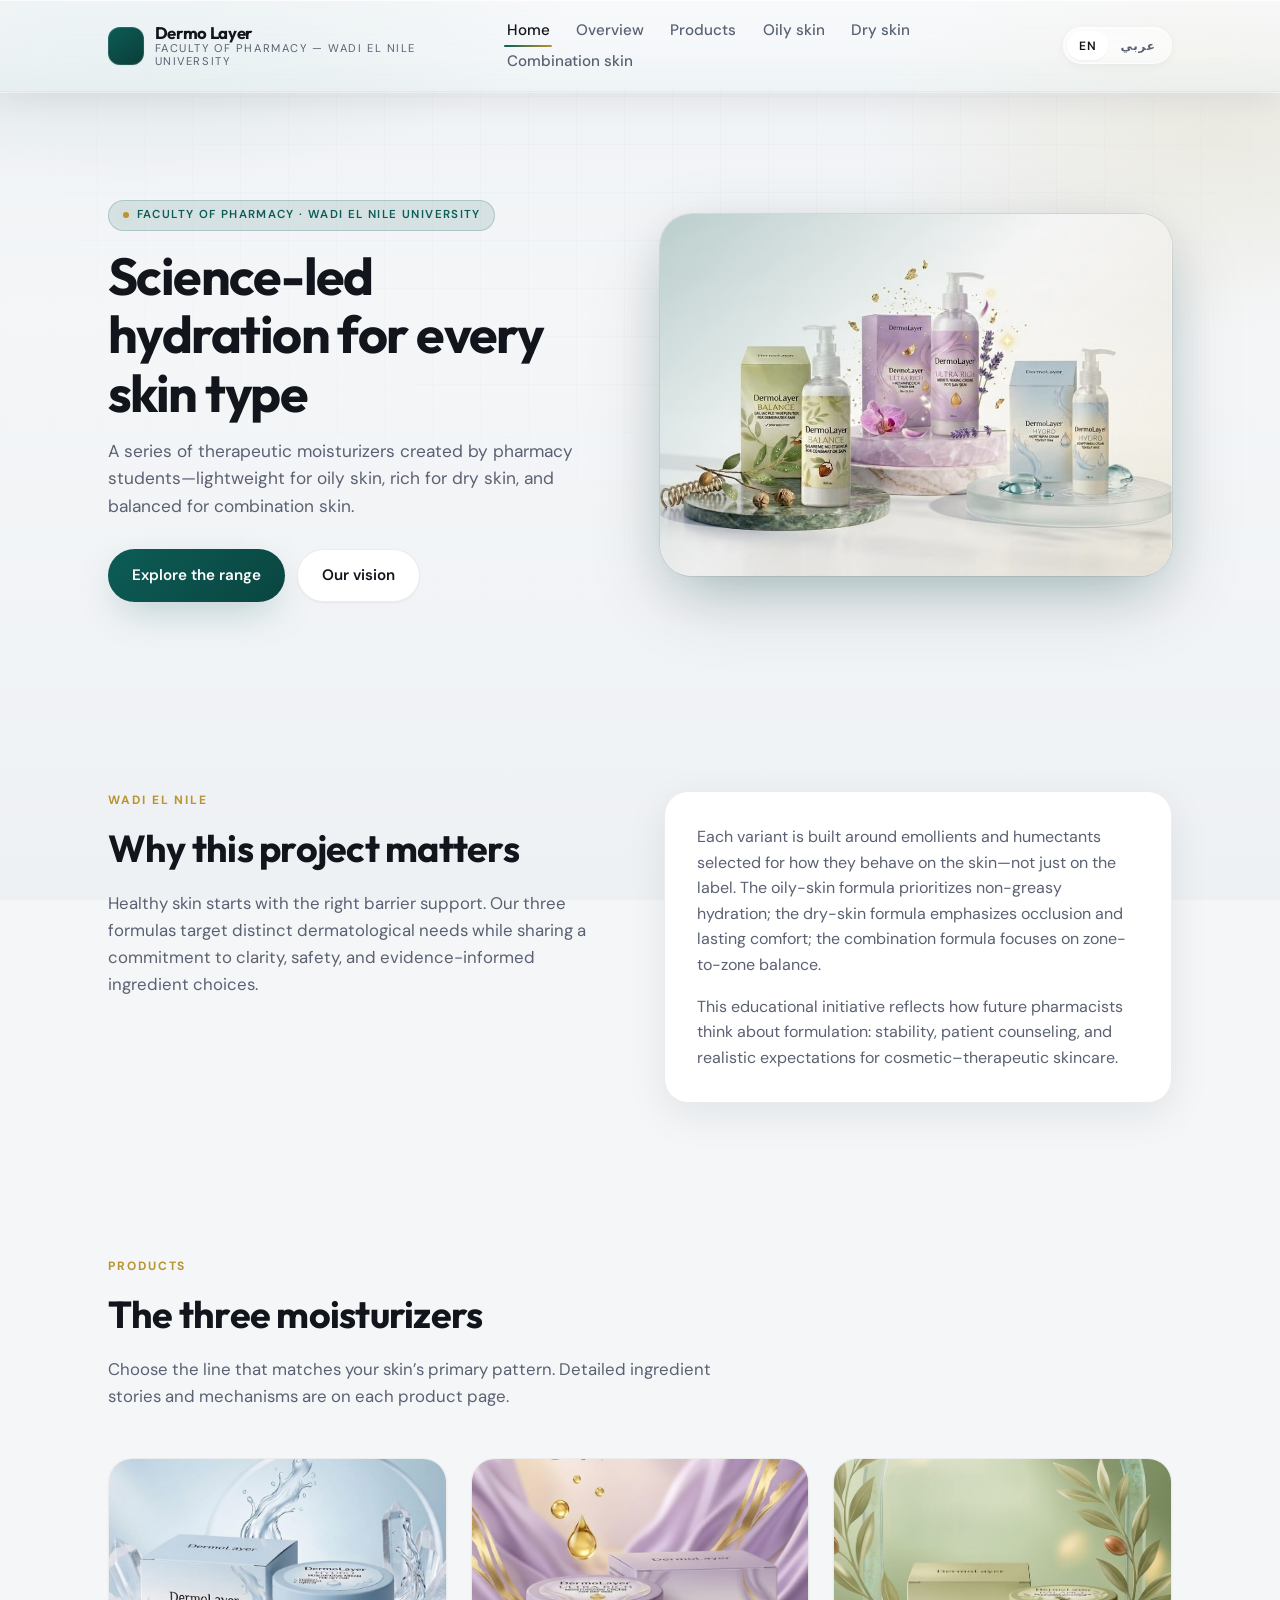
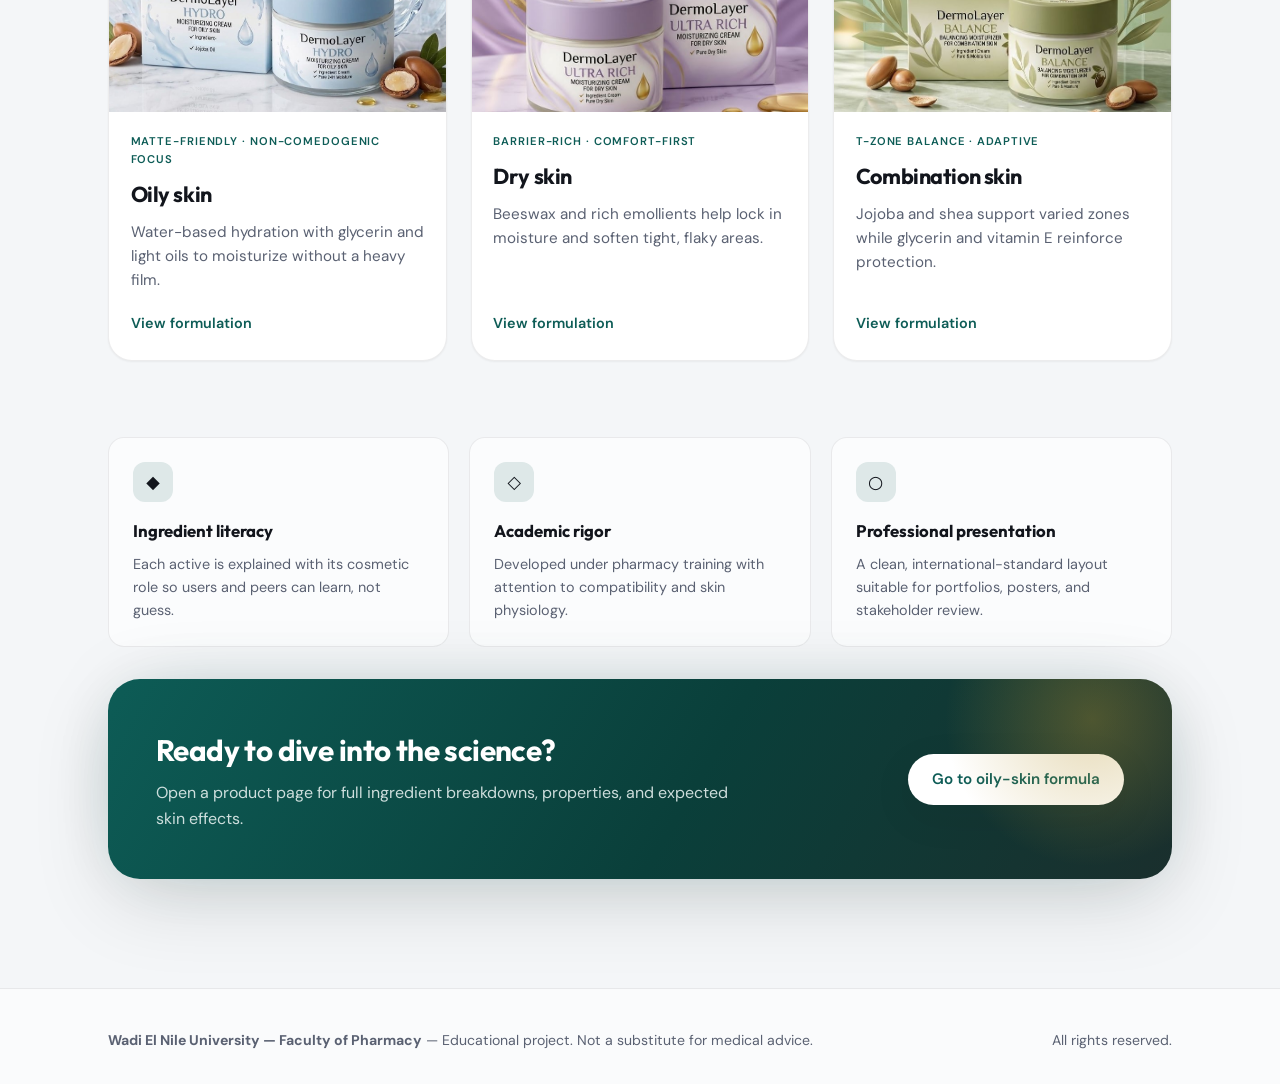
<file: index.html>
<!DOCTYPE html>
<html lang="en">
  <head>
    <meta charset="UTF-8" />
    <meta
      name="viewport"
      content="width=device-width, initial-scale=1, viewport-fit=cover"
    />
    <meta
      name="description"
      content="Therapeutic moisturizers developed by pharmacy students at Wadi El Nile University."
    />
    <title>Wadi El Nile Derma</title>
    <link rel="preconnect" href="https://fonts.googleapis.com" />
    <link rel="preconnect" href="https://fonts.gstatic.com" crossorigin />
    <link
      href="https://fonts.googleapis.com/css2?family=DM+Sans:ital,opsz,wght@0,9..40,400;0,9..40,500;0,9..40,600;0,9..40,700&family=Outfit:wght@400;500;600;700&display=swap"
      rel="stylesheet"
    />
    <link rel="stylesheet" href="style.css" />
  </head>
  <body>
    <div class="page-bg" aria-hidden="true"></div>

    <header class="site-header">
      <div class="wrap">
        <a class="brand" href="index.html">
          <span class="brand-mark" aria-hidden="true"></span>
          <span class="brand-text">
            <span class="brand-name">Dermo Layer</span>
            <span class="brand-sub" data-i18n="meta.brandSub">Faculty of Pharmacy — Wadi El Nile University</span>
          </span>
        </a>

        <nav id="site-nav" class="site-nav" aria-label="Primary">
          <ul>
            <li><a href="index.html" aria-current="page" data-i18n="nav.home">Home</a></li>
            <li><a href="index.html#overview" data-i18n="nav.overview">Overview</a></li>
            <li><a href="index.html#products" data-i18n="nav.products">Products</a></li>
            <li><a href="oily.html" data-i18n="nav.oily">Oily skin</a></li>
            <li><a href="dry.html" data-i18n="nav.dry">Dry skin</a></li>
            <li><a href="combination.html" data-i18n="nav.combination">Combination skin</a></li>
          </ul>
        </nav>

        <div class="lang-switch" role="group" aria-label="Language">
          <button type="button" data-set-lang="en" aria-pressed="true">EN</button>
          <button type="button" data-set-lang="ar" aria-pressed="false">عربي</button>
        </div>

        <button
          type="button"
          class="nav-toggle"
          aria-expanded="false"
          aria-controls="site-nav"
          data-i18n-aria-label="nav.menuOpen"
        >
          <span class="nav-toggle-bar" aria-hidden="true"></span>
        </button>
      </div>
    </header>

    <main>
      <section class="hero">
        <div class="wrap hero-grid">
          <div class="hero-copy reveal">
            <p class="hero-badge" data-i18n="home.heroBadge">Faculty of Pharmacy · Wadi El Nile University</p>
            <h1 data-i18n="home.heroTitle">Science-led hydration for every skin type</h1>
            <p class="hero-lead" data-i18n="home.heroSubtitle">
              A line of therapeutic moisturizers formulated by pharmacy students.
            </p>
            <div class="hero-actions">
              <a class="btn btn-primary" href="#products" data-i18n="home.heroCta">Explore the range</a>
              <a class="btn btn-ghost" href="#overview" data-i18n="home.heroCtaSecondary">Our story</a>
            </div>
          </div>
          <div class="hero-visual reveal reveal-delay-1">
            <img src="images\hero.jpeg" alt="" data-i18n-alt="meta.siteDescription" width="800" height="600" />
          </div>
        </div>
      </section>

      <section id="overview" class="section">
        <div class="wrap split-panel">
          <div class="section-head reveal">
            <p class="section-kicker">Wadi El Nile</p>
            <h2 data-i18n="home.overviewTitle">Why this project matters</h2>
            <p class="section-lead" data-i18n="home.overviewLead"></p>
          </div>
          <div class="prose surface-card reveal reveal-delay-1">
            <p data-i18n="home.overviewP1"></p>
            <p data-i18n="home.overviewP2"></p>
          </div>
        </div>
      </section>

      <section id="products" class="section">
        <div class="wrap">
          <div class="section-head reveal">
            <p class="section-kicker" data-i18n="nav.products">Products</p>
            <h2 data-i18n="home.productsSectionTitle">The three moisturizers</h2>
            <p class="section-lead" data-i18n="home.productsSectionLead"></p>
          </div>

          <div class="product-grid">
            <a class="product-card reveal" href="oily.html">
              <div class="product-card-media">
                <img src="images\oily1.jpeg" alt="" width="640" height="480" data-i18n-alt="nav.oily" />
              </div>
              <div class="product-card-body">
                <span class="product-card-tag" data-i18n="home.cardOilyTag"></span>
                <h3 data-i18n="home.cardOilyTitle">Oily skin</h3>
                <p data-i18n="home.cardOilyDesc"></p>
                <span class="product-card-cta" data-i18n="home.cardCta"
                  >View formulation <span aria-hidden="true">→</span></span
                >
              </div>
            </a>

            <a class="product-card reveal reveal-delay-1" href="dry.html">
              <div class="product-card-media">
                <img src="images\dry1.jpeg" alt="" width="640" height="480" data-i18n-alt="nav.dry" />
              </div>
              <div class="product-card-body">
                <span class="product-card-tag" data-i18n="home.cardDryTag"></span>
                <h3 data-i18n="home.cardDryTitle">Dry skin</h3>
                <p data-i18n="home.cardDryDesc"></p>
                <span class="product-card-cta" data-i18n="home.cardCta"
                  >View formulation <span aria-hidden="true">→</span></span
                >
              </div>
            </a>

            <a class="product-card reveal reveal-delay-2" href="combination.html">
              <div class="product-card-media">
                <img
                  src="images\combination1.jpeg"
                  alt=""
                  width="640"
                  height="480"
                  data-i18n-alt="nav.combination"
                />
              </div>
              <div class="product-card-body">
                <span class="product-card-tag" data-i18n="home.cardComboTag"></span>
                <h3 data-i18n="home.cardComboTitle">Combination skin</h3>
                <p data-i18n="home.cardComboDesc"></p>
                <span class="product-card-cta" data-i18n="home.cardCta"
                  >View formulation <span aria-hidden="true">→</span></span
                >
              </div>
            </a>
          </div>

          <div class="trust-grid section" style="padding-bottom: 0">
            <div class="trust-item reveal">
              <div class="trust-icon" aria-hidden="true">◆</div>
              <h3 data-i18n="home.trust1Title"></h3>
              <p data-i18n="home.trust1Text"></p>
            </div>
            <div class="trust-item reveal reveal-delay-1">
              <div class="trust-icon" aria-hidden="true">◇</div>
              <h3 data-i18n="home.trust2Title"></h3>
              <p data-i18n="home.trust2Text"></p>
            </div>
            <div class="trust-item reveal reveal-delay-2">
              <div class="trust-icon" aria-hidden="true">○</div>
              <h3 data-i18n="home.trust3Title"></h3>
              <p data-i18n="home.trust3Text"></p>
            </div>
          </div>

          <div class="cta-band reveal">
            <div>
              <h2 data-i18n="home.ctaBandTitle"></h2>
              <p data-i18n="home.ctaBandText"></p>
            </div>
            <a class="btn btn-primary" href="oily.html" data-i18n="home.ctaBandBtn"></a>
          </div>
        </div>
      </section>
    </main>

    <footer class="site-footer">
      <div class="wrap">
        <p><strong data-i18n="footer.tagline"></strong> — <span data-i18n="footer.note"></span></p>
        <p data-i18n="footer.rights"></p>
      </div>
    </footer>

    <script src="js/i18n.js"></script>
    <script src="js/main.js"></script>
  </body>
</html>
</file>
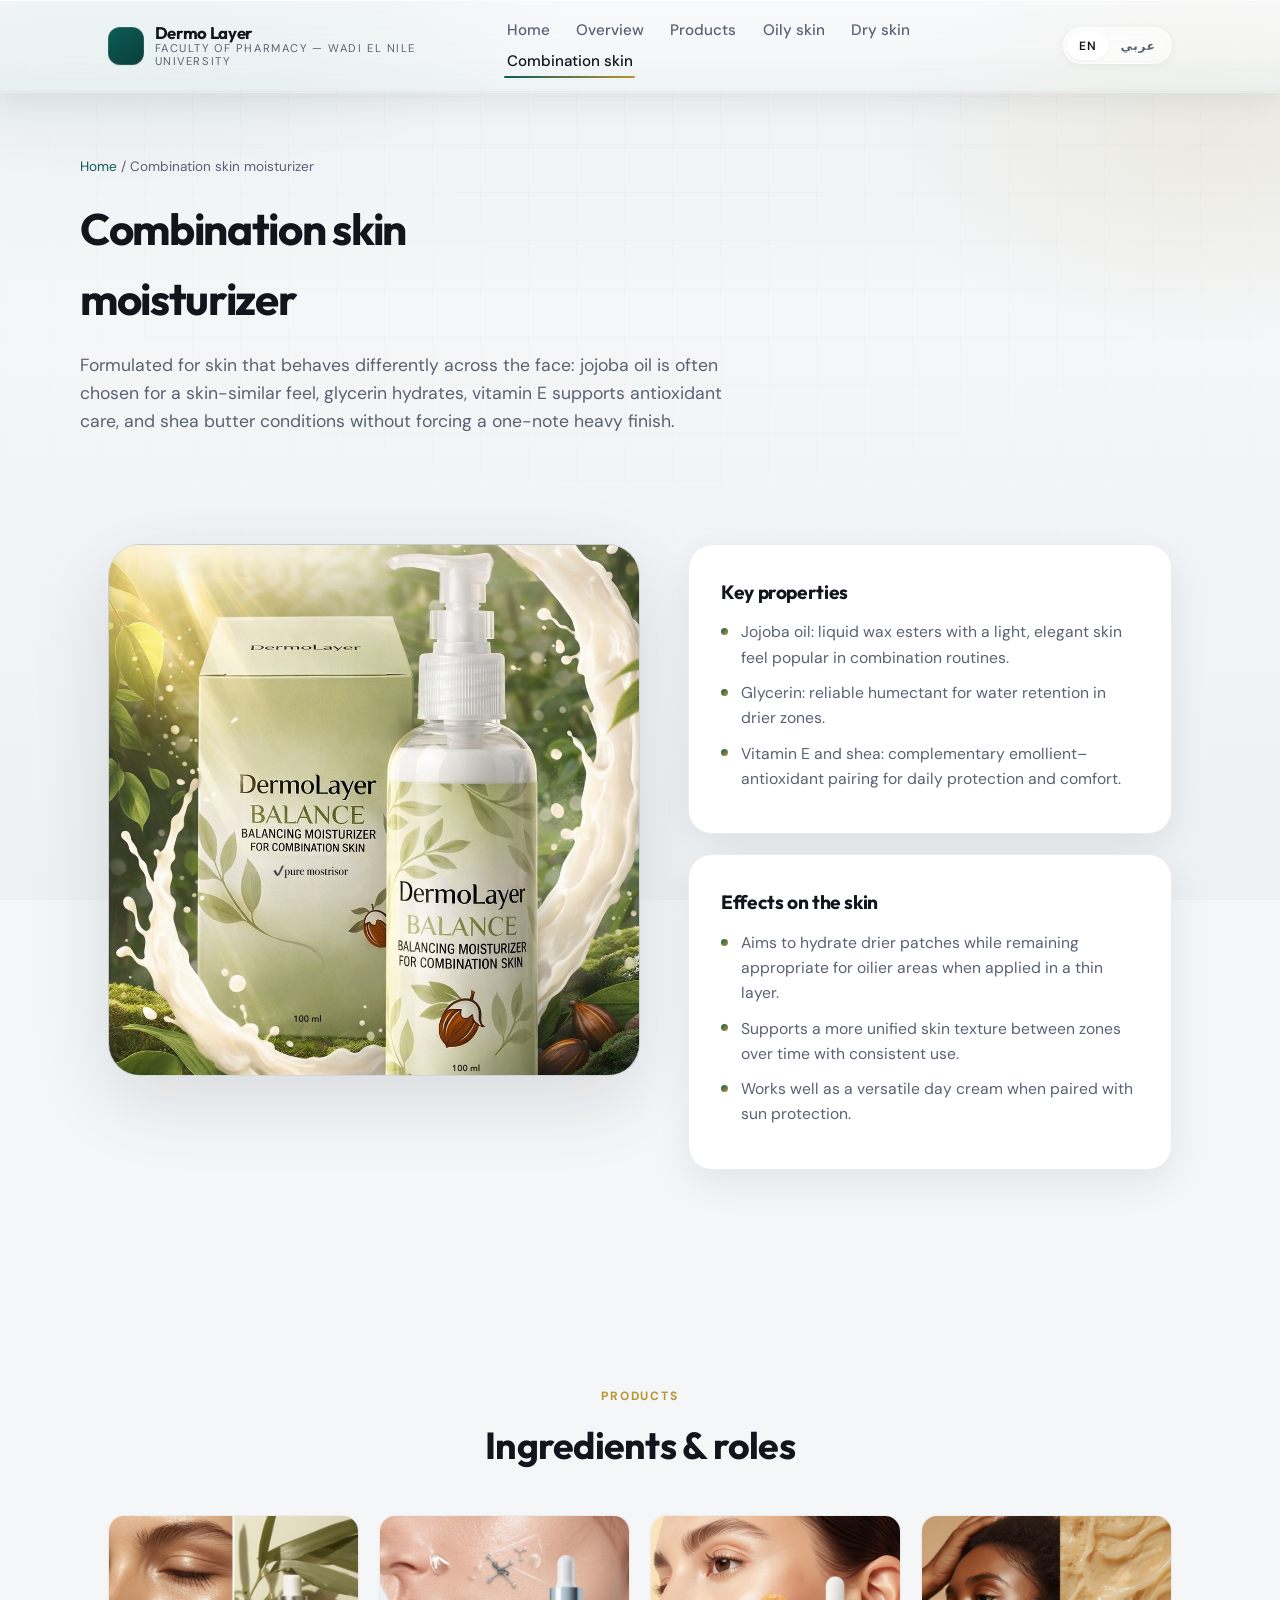
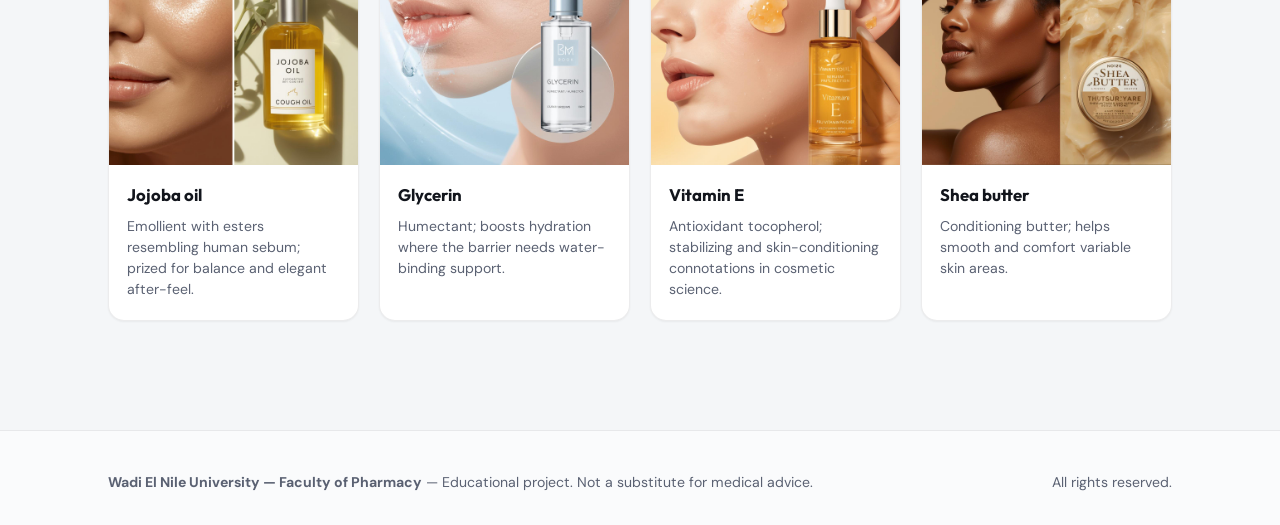
<file: combination.html>
<!DOCTYPE html>
<html lang="en">
  <head>
    <meta charset="UTF-8" />
    <meta
      name="viewport"
      content="width=device-width, initial-scale=1, viewport-fit=cover"
    />
    <meta name="description" content="" />
    <title>Combination skin moisturizer</title>
    <link rel="preconnect" href="https://fonts.googleapis.com" />
    <link rel="preconnect" href="https://fonts.gstatic.com" crossorigin />
    <link
      href="https://fonts.googleapis.com/css2?family=DM+Sans:ital,opsz,wght@0,9..40,400;0,9..40,500;0,9..40,600;0,9..40,700&family=Outfit:wght@400;500;600;700&display=swap"
      rel="stylesheet"
    />
    <link rel="stylesheet" href="style.css" />
  </head>
  <body data-title-key="products.combination.pageTitle">
    <div class="page-bg" aria-hidden="true"></div>

    <header class="site-header">
      <div class="wrap">
        <a class="brand" href="index.html">
          <span class="brand-mark" aria-hidden="true"></span>
          <span class="brand-text">
            <span class="brand-name">Dermo Layer</span>
            <span class="brand-sub" data-i18n="meta.brandSub">Faculty of Pharmacy — Wadi El Nile University</span>
          </span>
        </a>

        <nav id="site-nav" class="site-nav" aria-label="Primary">
          <ul>
            <li><a href="index.html" data-i18n="nav.home">Home</a></li>
            <li><a href="index.html#overview" data-i18n="nav.overview">Overview</a></li>
            <li><a href="index.html#products" data-i18n="nav.products">Products</a></li>
            <li><a href="oily.html" data-i18n="nav.oily">Oily skin</a></li>
            <li><a href="dry.html" data-i18n="nav.dry">Dry skin</a></li>
            <li><a href="combination.html" aria-current="page" data-i18n="nav.combination">Combination skin</a></li>
          </ul>
        </nav>

        <div class="lang-switch" role="group" aria-label="Language">
          <button type="button" data-set-lang="en" aria-pressed="true">EN</button>
          <button type="button" data-set-lang="ar" aria-pressed="false">عربي</button>
        </div>

        <button
          type="button"
          class="nav-toggle"
          aria-expanded="false"
          aria-controls="site-nav"
          data-i18n-aria-label="nav.menuOpen"
        >
          <span class="nav-toggle-bar" aria-hidden="true"></span>
        </button>
      </div>
    </header>

    <main>
      <article class="page-hero wrap">
        <nav class="breadcrumb" aria-label="Breadcrumb">
          <a href="index.html" data-i18n="products.combination.breadcrumbHome">Home</a>
          <span aria-hidden="true"> / </span>
          <span data-i18n="products.combination.pageTitle">Combination skin moisturizer</span>
        </nav>
        <h1 class="reveal" data-i18n="products.combination.pageTitle">Combination skin moisturizer</h1>
        <p class="page-hero-lead reveal reveal-delay-1" data-i18n="products.combination.intro"></p>
      </article>

      <section class="section">
        <div class="wrap product-showcase">
          <div class="showcase-visual reveal">
            <img
              src="images\combination.jpeg"
              alt=""
              width="800"
              height="800"
              data-i18n-alt="products.combination.galleryAlt"
            />
          </div>
          <div class="detail-blocks">
            <div class="surface-card detail-block reveal reveal-delay-1">
              <h2 data-i18n="products.combination.propertiesTitle">Key properties</h2>
              <ul>
                <li data-i18n="products.combination.prop1"></li>
                <li data-i18n="products.combination.prop2"></li>
                <li data-i18n="products.combination.prop3"></li>
              </ul>
            </div>
            <div class="surface-card detail-block reveal reveal-delay-2">
              <h2 data-i18n="products.combination.effectsTitle">Effects on the skin</h2>
              <ul>
                <li data-i18n="products.combination.eff1"></li>
                <li data-i18n="products.combination.eff2"></li>
                <li data-i18n="products.combination.eff3"></li>
              </ul>
            </div>
          </div>
        </div>
      </section>

      <section class="section ingredient-section">
        <div class="wrap">
          <div class="section-head reveal">
            <p class="section-kicker" data-i18n="nav.products">Products</p>
            <h2 data-i18n="products.combination.ingredientsTitle">Ingredients &amp; roles</h2>
            <p class="section-lead" data-i18n="products.combination.ingredientsSubtitle"></p>
          </div>
          <div class="ingredient-grid">
            <div class="ingredient-card reveal">
              <span class="ingredient-shine" aria-hidden="true"></span>
              <div class="ingredient-card-media">
                <img
                  src="images\jojoba oil.jpg"
                  alt=""
                  width="400"
                  height="400"
                  data-i18n-alt="products.combination.jojobaName"
                />
              </div>
              <div class="ingredient-card-body">
                <h3 data-i18n="products.combination.jojobaName">Jojoba oil</h3>
                <p data-i18n="products.combination.jojobaRole"></p>
              </div>
            </div>
            <div class="ingredient-card reveal reveal-delay-1">
              <span class="ingredient-shine" aria-hidden="true"></span>
              <div class="ingredient-card-media">
                <img
                  src="images\glycerin.jpg"
                  alt=""
                  width="400"
                  height="400"
                  data-i18n-alt="products.combination.glycerinName"
                />
              </div>
              <div class="ingredient-card-body">
                <h3 data-i18n="products.combination.glycerinName">Glycerin</h3>
                <p data-i18n="products.combination.glycerinRole"></p>
              </div>
            </div>
            <div class="ingredient-card reveal reveal-delay-2">
              <span class="ingredient-shine" aria-hidden="true"></span>
              <div class="ingredient-card-media">
                <img
                  src="images\vitamin e.jpg"
                  alt=""
                  width="400"
                  height="400"
                  data-i18n-alt="products.combination.vitaminEName"
                />
              </div>
              <div class="ingredient-card-body">
                <h3 data-i18n="products.combination.vitaminEName">Vitamin E</h3>
                <p data-i18n="products.combination.vitaminERole"></p>
              </div>
            </div>
            <div class="ingredient-card reveal reveal-delay-3">
              <span class="ingredient-shine" aria-hidden="true"></span>
              <div class="ingredient-card-media">
                <img
                  src="images\shea batter.jpg"
                  alt=""
                  width="400"
                  height="400"
                  data-i18n-alt="products.combination.sheaName"
                />
              </div>
              <div class="ingredient-card-body">
                <h3 data-i18n="products.combination.sheaName">Shea butter</h3>
                <p data-i18n="products.combination.sheaRole"></p>
              </div>
            </div>
          </div>
        </div>
      </section>
    </main>

    <footer class="site-footer">
      <div class="wrap">
        <p><strong data-i18n="footer.tagline"></strong> — <span data-i18n="footer.note"></span></p>
        <p data-i18n="footer.rights"></p>
      </div>
    </footer>

    <script src="js/i18n.js"></script>
    <script src="js/main.js"></script>
  </body>
</html>
</file>
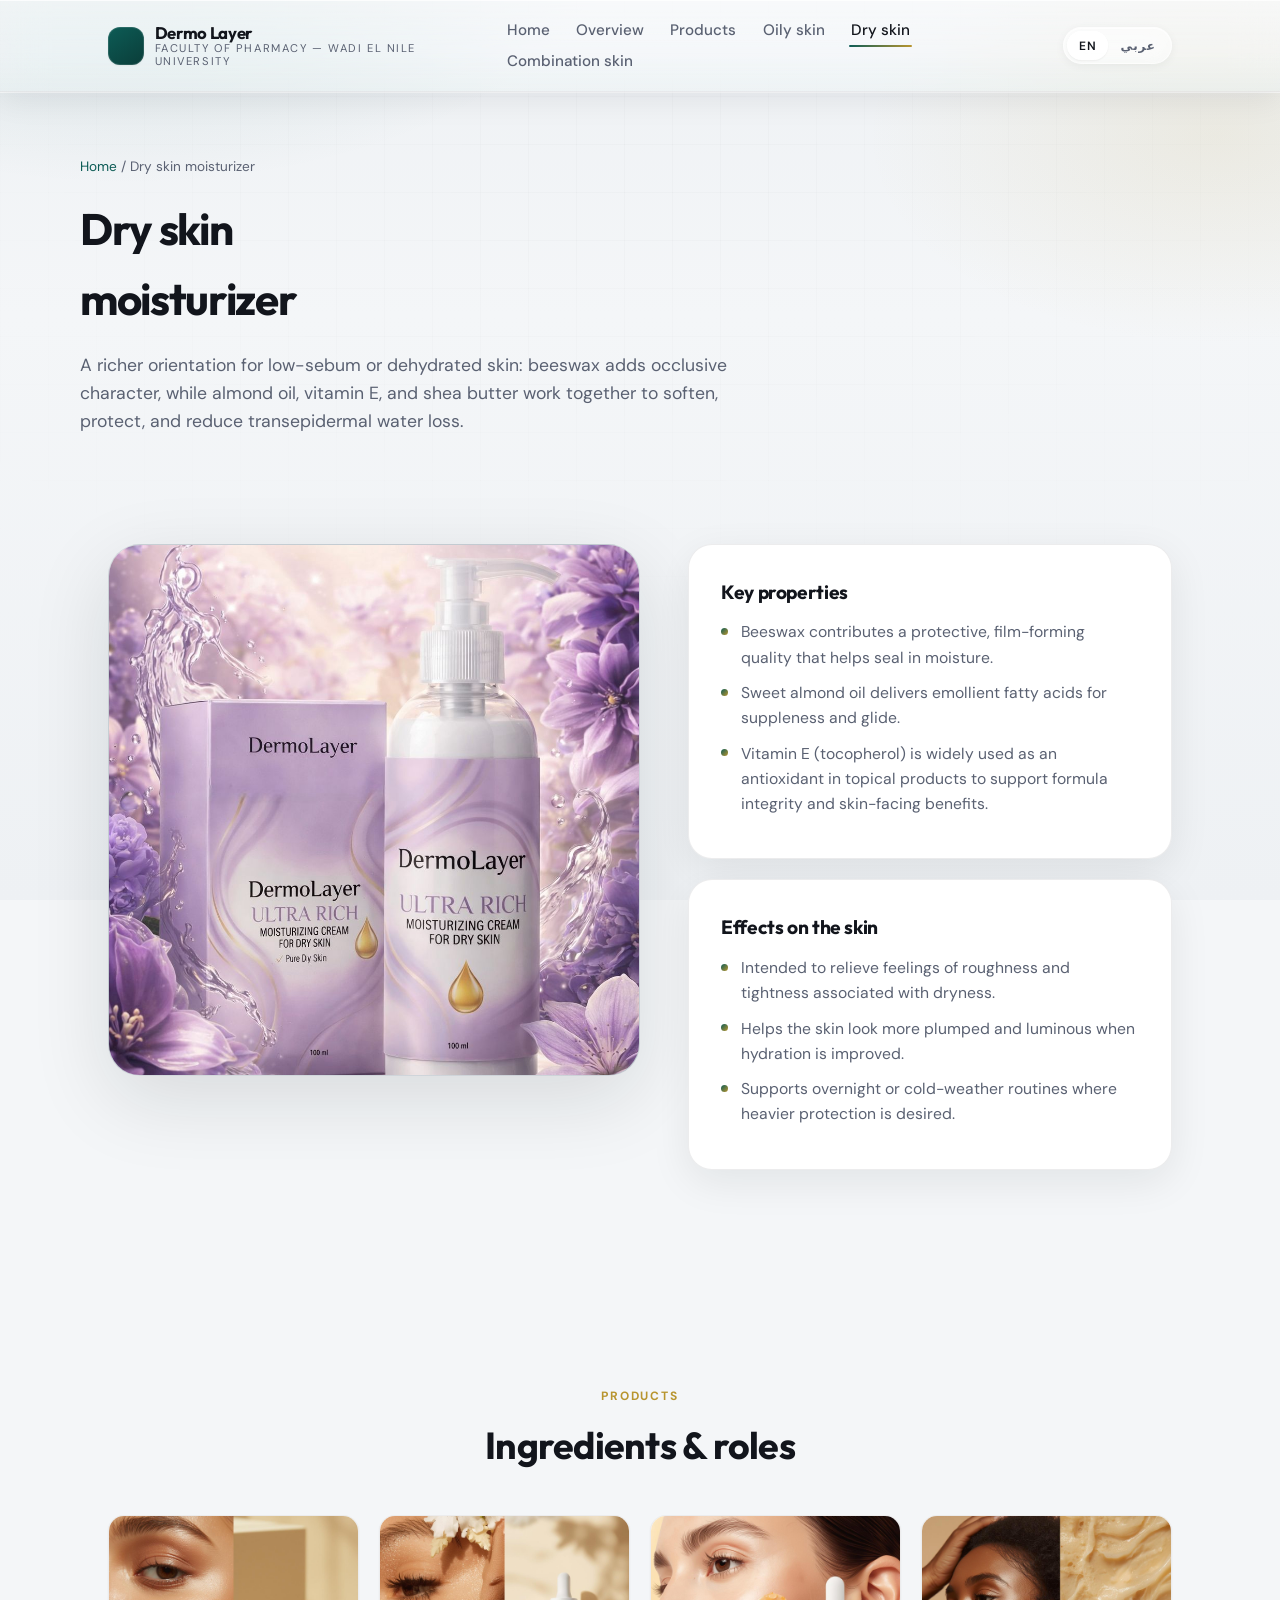
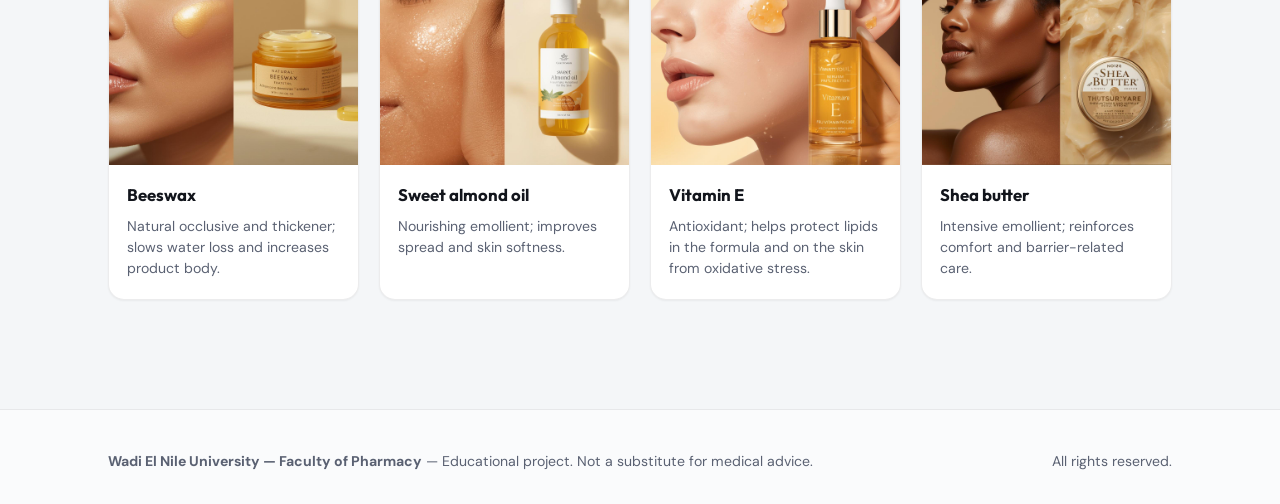
<file: dry.html>
<!DOCTYPE html>
<html lang="en">
  <head>
    <meta charset="UTF-8" />
    <meta
      name="viewport"
      content="width=device-width, initial-scale=1, viewport-fit=cover"
    />
    <meta name="description" content="" />
    <title>Dry skin moisturizer</title>
    <link rel="preconnect" href="https://fonts.googleapis.com" />
    <link rel="preconnect" href="https://fonts.gstatic.com" crossorigin />
    <link
      href="https://fonts.googleapis.com/css2?family=DM+Sans:ital,opsz,wght@0,9..40,400;0,9..40,500;0,9..40,600;0,9..40,700&family=Outfit:wght@400;500;600;700&display=swap"
      rel="stylesheet"
    />
    <link rel="stylesheet" href="style.css" />
  </head>
  <body data-title-key="products.dry.pageTitle">
    <div class="page-bg" aria-hidden="true"></div>

    <header class="site-header">
      <div class="wrap">
        <a class="brand" href="index.html">
          <span class="brand-mark" aria-hidden="true"></span>
          <span class="brand-text">
            <span class="brand-name">Dermo Layer</span>
            <span class="brand-sub" data-i18n="meta.brandSub">Faculty of Pharmacy — Wadi El Nile University</span>
          </span>
        </a>

        <nav id="site-nav" class="site-nav" aria-label="Primary">
          <ul>
            <li><a href="index.html" data-i18n="nav.home">Home</a></li>
            <li><a href="index.html#overview" data-i18n="nav.overview">Overview</a></li>
            <li><a href="index.html#products" data-i18n="nav.products">Products</a></li>
            <li><a href="oily.html" data-i18n="nav.oily">Oily skin</a></li>
            <li><a href="dry.html" aria-current="page" data-i18n="nav.dry">Dry skin</a></li>
            <li><a href="combination.html" data-i18n="nav.combination">Combination skin</a></li>
          </ul>
        </nav>

        <div class="lang-switch" role="group" aria-label="Language">
          <button type="button" data-set-lang="en" aria-pressed="true">EN</button>
          <button type="button" data-set-lang="ar" aria-pressed="false">عربي</button>
        </div>

        <button
          type="button"
          class="nav-toggle"
          aria-expanded="false"
          aria-controls="site-nav"
          data-i18n-aria-label="nav.menuOpen"
        >
          <span class="nav-toggle-bar" aria-hidden="true"></span>
        </button>
      </div>
    </header>

    <main>
      <article class="page-hero wrap">
        <nav class="breadcrumb" aria-label="Breadcrumb">
          <a href="index.html" data-i18n="products.dry.breadcrumbHome">Home</a>
          <span aria-hidden="true"> / </span>
          <span data-i18n="products.dry.pageTitle">Dry skin moisturizer</span>
        </nav>
        <h1 class="reveal" data-i18n="products.dry.pageTitle">Dry skin moisturizer</h1>
        <p class="page-hero-lead reveal reveal-delay-1" data-i18n="products.dry.intro"></p>
      </article>

      <section class="section">
        <div class="wrap product-showcase">
          <div class="showcase-visual reveal">
            <img
              src="images\dry.jpeg"
              alt=""
              width="800"
              height="800"
              data-i18n-alt="products.dry.galleryAlt"
            />
          </div>
          <div class="detail-blocks">
            <div class="surface-card detail-block reveal reveal-delay-1">
              <h2 data-i18n="products.dry.propertiesTitle">Key properties</h2>
              <ul>
                <li data-i18n="products.dry.prop1"></li>
                <li data-i18n="products.dry.prop2"></li>
                <li data-i18n="products.dry.prop3"></li>
              </ul>
            </div>
            <div class="surface-card detail-block reveal reveal-delay-2">
              <h2 data-i18n="products.dry.effectsTitle">Effects on the skin</h2>
              <ul>
                <li data-i18n="products.dry.eff1"></li>
                <li data-i18n="products.dry.eff2"></li>
                <li data-i18n="products.dry.eff3"></li>
              </ul>
            </div>
          </div>
        </div>
      </section>

      <section class="section ingredient-section">
        <div class="wrap">
          <div class="section-head reveal">
            <p class="section-kicker" data-i18n="nav.products">Products</p>
            <h2 data-i18n="products.dry.ingredientsTitle">Ingredients &amp; roles</h2>
            <p class="section-lead" data-i18n="products.dry.ingredientsSubtitle"></p>
          </div>
          <div class="ingredient-grid">
            <div class="ingredient-card reveal">
              <span class="ingredient-shine" aria-hidden="true"></span>
              <div class="ingredient-card-media">
                <img
                  src="images\beeswax.jpg"
                  alt=""
                  width="400"
                  height="400"
                  data-i18n-alt="products.dry.beeswaxName"
                />
              </div>
              <div class="ingredient-card-body">
                <h3 data-i18n="products.dry.beeswaxName">Beeswax</h3>
                <p data-i18n="products.dry.beeswaxRole"></p>
              </div>
            </div>
            <div class="ingredient-card reveal reveal-delay-1">
              <span class="ingredient-shine" aria-hidden="true"></span>
              <div class="ingredient-card-media">
                <img
                  src="images\sweet almond oil.jpg"
                  alt=""
                  width="400"
                  height="400"
                  data-i18n-alt="products.dry.almondName"
                />
              </div>
              <div class="ingredient-card-body">
                <h3 data-i18n="products.dry.almondName">Sweet almond oil</h3>
                <p data-i18n="products.dry.almondRole"></p>
              </div>
            </div>
            <div class="ingredient-card reveal reveal-delay-2">
              <span class="ingredient-shine" aria-hidden="true"></span>
              <div class="ingredient-card-media">
                <img
                  src="images\vitamin e.jpg"
                  alt=""
                  width="400"
                  height="400"
                  data-i18n-alt="products.dry.vitaminEName"
                />
              </div>
              <div class="ingredient-card-body">
                <h3 data-i18n="products.dry.vitaminEName">Vitamin E</h3>
                <p data-i18n="products.dry.vitaminERole"></p>
              </div>
            </div>
            <div class="ingredient-card reveal reveal-delay-3">
              <span class="ingredient-shine" aria-hidden="true"></span>
              <div class="ingredient-card-media">
                <img
                  src="images\shea batter.jpg"
                  alt=""
                  width="400"
                  height="400"
                  data-i18n-alt="products.dry.sheaName"
                />
              </div>
              <div class="ingredient-card-body">
                <h3 data-i18n="products.dry.sheaName">Shea butter</h3>
                <p data-i18n="products.dry.sheaRole"></p>
              </div>
            </div>
          </div>
        </div>
      </section>
    </main>

    <footer class="site-footer">
      <div class="wrap">
        <p><strong data-i18n="footer.tagline"></strong> — <span data-i18n="footer.note"></span></p>
        <p data-i18n="footer.rights"></p>
      </div>
    </footer>

    <script src="js/i18n.js"></script>
    <script src="js/main.js"></script>
  </body>
</html>
</file>
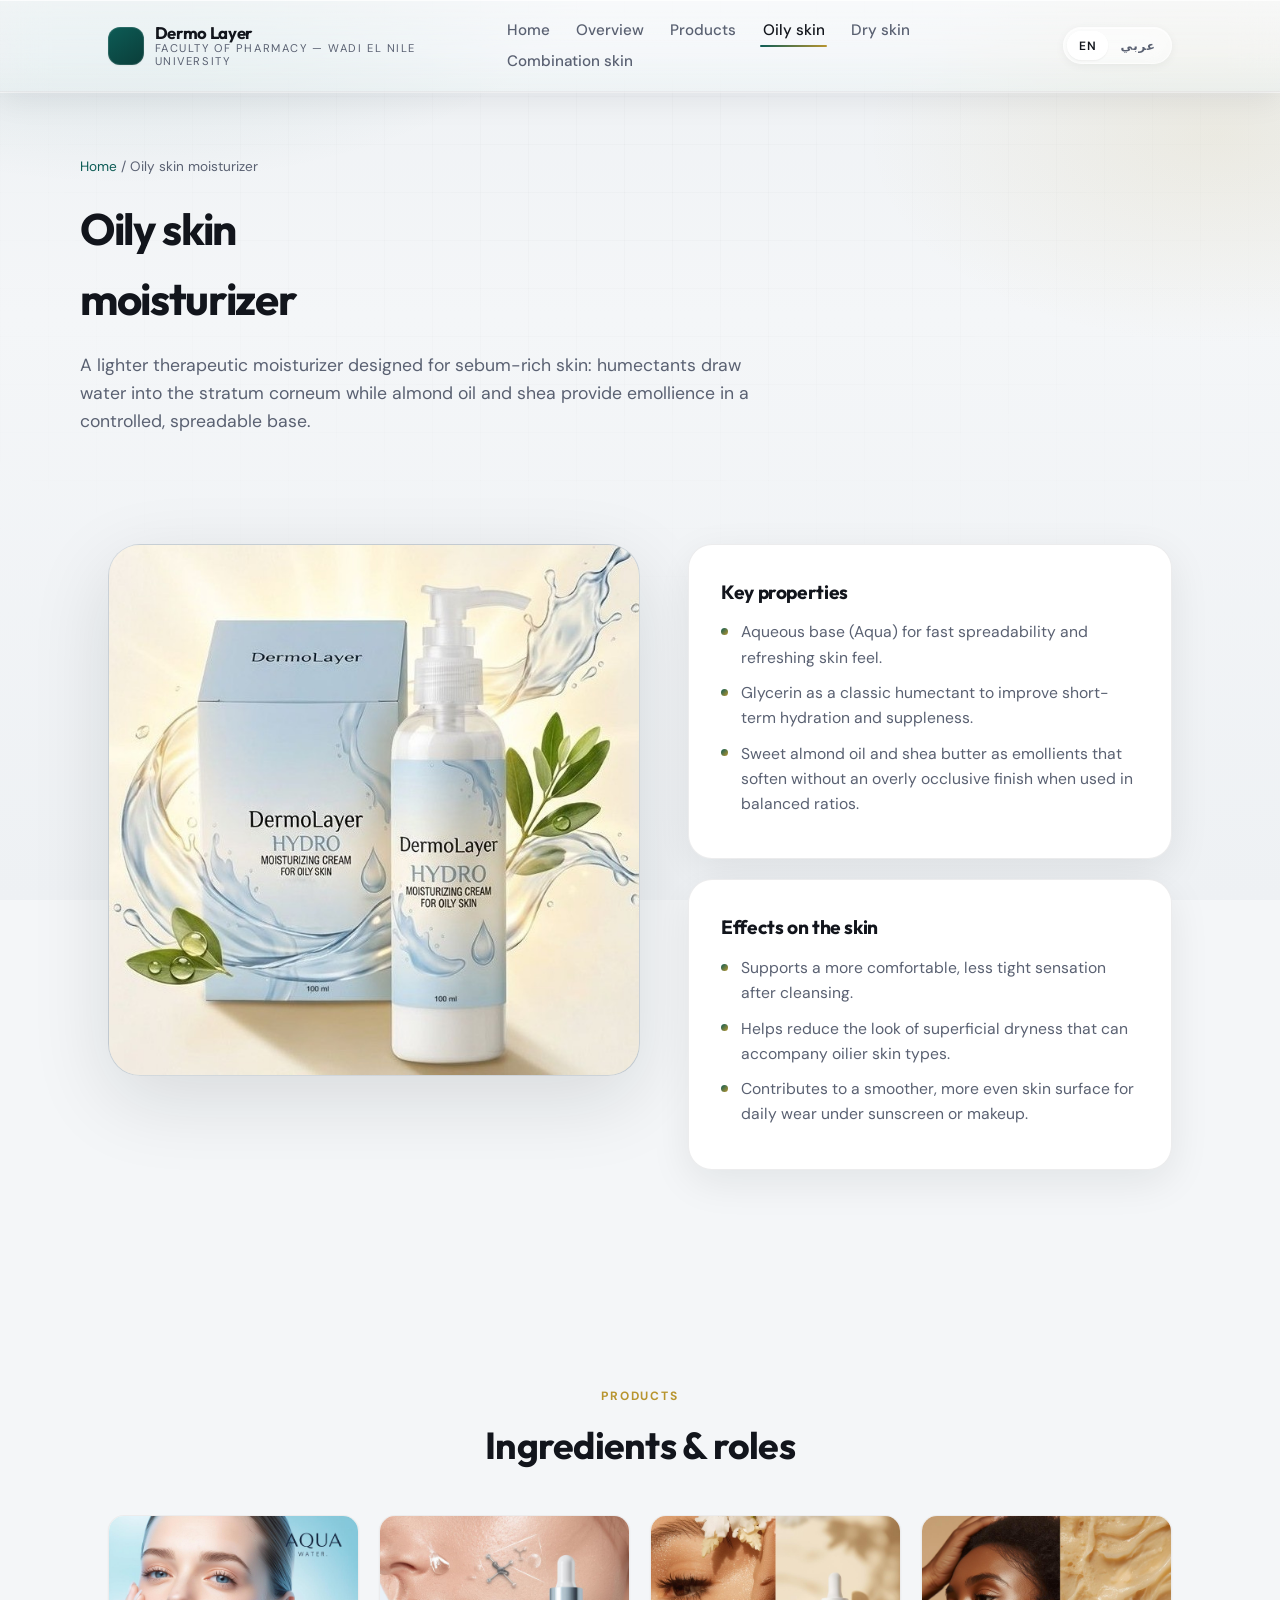
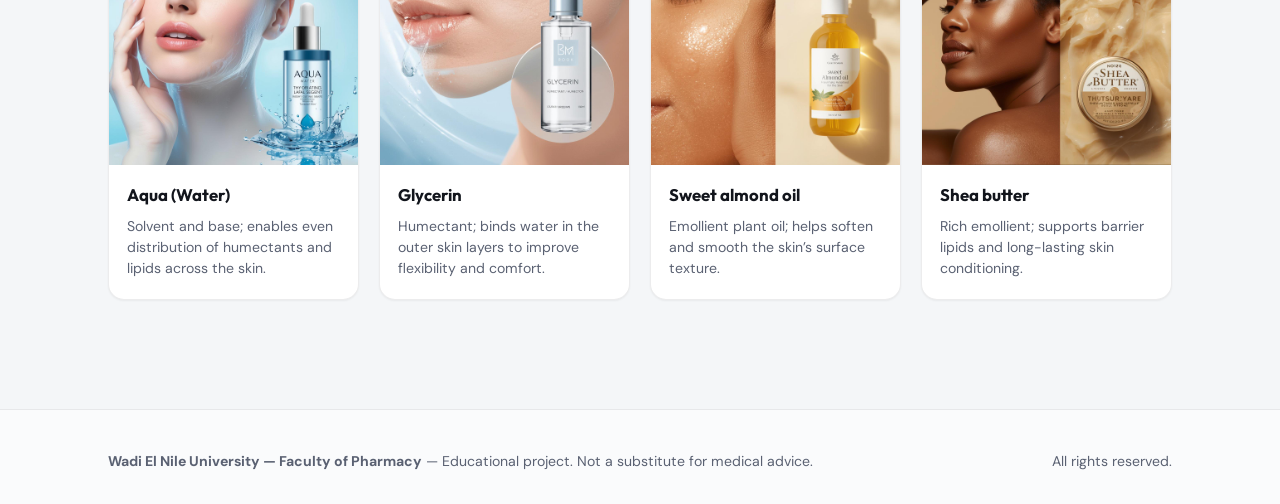
<file: oily.html>
<!DOCTYPE html>
<html lang="en">
  <head>
    <meta charset="UTF-8" />
    <meta
      name="viewport"
      content="width=device-width, initial-scale=1, viewport-fit=cover"
    />
    <meta name="description" content="" />
    <title>Oily skin moisturizer</title>
    <link rel="preconnect" href="https://fonts.googleapis.com" />
    <link rel="preconnect" href="https://fonts.gstatic.com" crossorigin />
    <link
      href="https://fonts.googleapis.com/css2?family=DM+Sans:ital,opsz,wght@0,9..40,400;0,9..40,500;0,9..40,600;0,9..40,700&family=Outfit:wght@400;500;600;700&display=swap"
      rel="stylesheet"
    />
    <link rel="stylesheet" href="style.css" />
  </head>
  <body data-title-key="products.oily.pageTitle">
    <div class="page-bg" aria-hidden="true"></div>

    <header class="site-header">
      <div class="wrap">
        <a class="brand" href="index.html">
          <span class="brand-mark" aria-hidden="true"></span>
          <span class="brand-text">
            <span class="brand-name">Dermo Layer</span>
            <span class="brand-sub" data-i18n="meta.brandSub">Faculty of Pharmacy — Wadi El Nile University</span>
          </span>
        </a>

        <nav id="site-nav" class="site-nav" aria-label="Primary">
          <ul>
            <li><a href="index.html" data-i18n="nav.home">Home</a></li>
            <li><a href="index.html#overview" data-i18n="nav.overview">Overview</a></li>
            <li><a href="index.html#products" data-i18n="nav.products">Products</a></li>
            <li><a href="oily.html" aria-current="page" data-i18n="nav.oily">Oily skin</a></li>
            <li><a href="dry.html" data-i18n="nav.dry">Dry skin</a></li>
            <li><a href="combination.html" data-i18n="nav.combination">Combination skin</a></li>
          </ul>
        </nav>

        <div class="lang-switch" role="group" aria-label="Language">
          <button type="button" data-set-lang="en" aria-pressed="true">EN</button>
          <button type="button" data-set-lang="ar" aria-pressed="false">عربي</button>
        </div>

        <button
          type="button"
          class="nav-toggle"
          aria-expanded="false"
          aria-controls="site-nav"
          data-i18n-aria-label="nav.menuOpen"
        >
          <span class="nav-toggle-bar" aria-hidden="true"></span>
        </button>
      </div>
    </header>

    <main>
      <article class="page-hero wrap">
        <nav class="breadcrumb" aria-label="Breadcrumb">
          <a href="index.html" data-i18n="products.oily.breadcrumbHome">Home</a>
          <span aria-hidden="true"> / </span>
          <span data-i18n="products.oily.pageTitle">Oily skin moisturizer</span>
        </nav>
        <h1 class="reveal" data-i18n="products.oily.pageTitle">Oily skin moisturizer</h1>
        <p class="page-hero-lead reveal reveal-delay-1" data-i18n="products.oily.intro"></p>
      </article>

      <section class="section">
        <div class="wrap product-showcase">
          <div class="showcase-visual reveal">
            <img
              src="images\oily.jpeg"
              alt=""
              width="800"
              height="800"
              data-i18n-alt="products.oily.galleryAlt"
            />
          </div>
          <div class="detail-blocks">
            <div class="surface-card detail-block reveal reveal-delay-1">
              <h2 data-i18n="products.oily.propertiesTitle">Key properties</h2>
              <ul>
                <li data-i18n="products.oily.prop1"></li>
                <li data-i18n="products.oily.prop2"></li>
                <li data-i18n="products.oily.prop3"></li>
              </ul>
            </div>
            <div class="surface-card detail-block reveal reveal-delay-2">
              <h2 data-i18n="products.oily.effectsTitle">Effects on the skin</h2>
              <ul>
                <li data-i18n="products.oily.eff1"></li>
                <li data-i18n="products.oily.eff2"></li>
                <li data-i18n="products.oily.eff3"></li>
              </ul>
            </div>
          </div>
        </div>
      </section>

      <section class="section ingredient-section">
        <div class="wrap">
          <div class="section-head reveal">
            <p class="section-kicker" data-i18n="nav.products">Products</p>
            <h2 data-i18n="products.oily.ingredientsTitle">Ingredients &amp; roles</h2>
            <p class="section-lead" data-i18n="products.oily.ingredientsSubtitle"></p>
          </div>
          <div class="ingredient-grid">
            <div class="ingredient-card reveal">
              <span class="ingredient-shine" aria-hidden="true"></span>
              <div class="ingredient-card-media">
                <img src="images\aqua water.jpg" alt="" width="400" height="400" data-i18n-alt="products.oily.aquaName" />
              </div>
              <div class="ingredient-card-body">
                <h3 data-i18n="products.oily.aquaName">Aqua (Water)</h3>
                <p data-i18n="products.oily.aquaRole"></p>
              </div>
            </div>
            <div class="ingredient-card reveal reveal-delay-1">
              <span class="ingredient-shine" aria-hidden="true"></span>
              <div class="ingredient-card-media">
                <img
                  src="images\glycerin.jpg"
                  alt=""
                  width="400"
                  height="400"
                  data-i18n-alt="products.oily.glycerinName"
                />
              </div>
              <div class="ingredient-card-body">
                <h3 data-i18n="products.oily.glycerinName">Glycerin</h3>
                <p data-i18n="products.oily.glycerinRole"></p>
              </div>
            </div>
            <div class="ingredient-card reveal reveal-delay-2">
              <span class="ingredient-shine" aria-hidden="true"></span>
              <div class="ingredient-card-media">
                <img
                  src="images\sweet almond oil.jpg"
                  alt=""
                  width="400"
                  height="400"
                  data-i18n-alt="products.oily.almondName"
                />
              </div>
              <div class="ingredient-card-body">
                <h3 data-i18n="products.oily.almondName">Sweet almond oil</h3>
                <p data-i18n="products.oily.almondRole"></p>
              </div>
            </div>
            <div class="ingredient-card reveal reveal-delay-3">
              <span class="ingredient-shine" aria-hidden="true"></span>
              <div class="ingredient-card-media">
                <img
                  src="images\shea batter.jpg"
                  alt=""
                  width="400"
                  height="400"
                  data-i18n-alt="products.oily.sheaName"
                />
              </div>
              <div class="ingredient-card-body">
                <h3 data-i18n="products.oily.sheaName">Shea butter</h3>
                <p data-i18n="products.oily.sheaRole"></p>
              </div>
            </div>
          </div>
        </div>
      </section>
    </main>

    <footer class="site-footer">
      <div class="wrap">
        <p><strong data-i18n="footer.tagline"></strong> — <span data-i18n="footer.note"></span></p>
        <p data-i18n="footer.rights"></p>
      </div>
    </footer>

    <script src="js/i18n.js"></script>
    <script src="js/main.js"></script>
  </body>
</html>
</file>
<file: style.css>
/* --------------------------------------------------------------------------
   Wadi El Nile Derma — design system
   -------------------------------------------------------------------------- */

:root {
  --font-sans: "DM Sans", system-ui, -apple-system, "Segoe UI", Roboto, Arial, sans-serif;
  --font-display: "Outfit", var(--font-sans);

  --color-bg: #f4f6f8;
  --color-bg-elevated: #ffffff;
  --color-text: #12151c;
  --color-text-muted: #5a6172;
  --color-border: rgba(18, 21, 28, 0.08);
  --color-accent: #0d5c56;
  --color-accent-soft: rgba(13, 92, 86, 0.12);
  --color-accent-glow: rgba(13, 92, 86, 0.35);
  --color-gold: #b8952f;
  --color-gold-soft: rgba(184, 149, 47, 0.2);

  --radius-sm: 10px;
  --radius-md: 16px;
  --radius-lg: 24px;
  --radius-xl: 32px;

  --shadow-sm: 0 1px 2px rgba(18, 21, 28, 0.05);
  --shadow-md: 0 12px 40px rgba(18, 21, 28, 0.08);
  --shadow-lg: 0 24px 80px rgba(18, 21, 28, 0.12);
  --shadow-glow: 0 0 0 1px var(--color-border), 0 20px 60px -20px var(--color-accent-glow);

  --header-h: 92px;
  --ease-out: cubic-bezier(0.22, 1, 0.36, 1);
  --transition: 0.35s var(--ease-out);

  /* Nav glass (header + mobile overlay) */
  --nav-glass-blur: 22px;
  --nav-glass-blur-strong: 32px;
  --nav-glass-bg: rgba(255, 255, 255, 0.42);
  --nav-glass-bg-top: rgba(255, 255, 255, 0.58);
  --nav-glass-tint: rgba(236, 244, 243, 0.45);
  --nav-glass-border-light: rgba(255, 255, 255, 0.65);
  --nav-glass-border-soft: rgba(18, 21, 28, 0.07);
  --nav-glass-shadow: 0 8px 32px rgba(18, 21, 28, 0.07), inset 0 1px 0 rgba(255, 255, 255, 0.75);
  --nav-glass-shadow-strong: 0 20px 56px rgba(18, 21, 28, 0.12), inset 0 1px 0 rgba(255, 255, 255, 0.85);
  /* Mobile dropdown: never taller than ~¼ viewport (and never below the fold) */
  --nav-overlay-max-height: min(25vh, calc(100vh - var(--header-h) - env(safe-area-inset-top, 0px) - 12px));
  /* Horizontal inset for phones / tablets (notch + comfortable margins) */
  --page-gutter: clamp(0.85rem, 3.2vw, 1.75rem);
}

@supports (height: 100dvh) {
  :root {
    --nav-overlay-max-height: min(
      25dvh,
      calc(100dvh - var(--header-h) - env(safe-area-inset-top, 0px) - 12px)
    );
  }
}

*,
*::before,
*::after {
  box-sizing: border-box;
}

html {
  scroll-behavior: smooth;
  -webkit-text-size-adjust: 100%;
  text-size-adjust: 100%;
}

body {
  margin: 0;
  font-family: var(--font-sans);
  font-size: clamp(0.9375rem, 0.9rem + 0.2vw, 1rem);
  line-height: 1.6;
  color: var(--color-text);
  background: var(--color-bg);
  -webkit-font-smoothing: antialiased;
  overflow-x: clip;
  word-wrap: break-word;
}

body.nav-open {
  overflow: hidden;
}

img {
  max-width: 100%;
  height: auto;
  display: block;
}

a {
  color: var(--color-accent);
  text-decoration-thickness: 1px;
  text-underline-offset: 0.2em;
  transition: color var(--transition), opacity var(--transition);
}

a:hover {
  color: #094843;
}

.sr-only {
  position: absolute;
  width: 1px;
  height: 1px;
  padding: 0;
  margin: -1px;
  overflow: hidden;
  clip: rect(0, 0, 0, 0);
  white-space: nowrap;
  border: 0;
}

/* ----- layout shells ----- */

.page-bg {
  position: fixed;
  inset: 0;
  z-index: -2;
  pointer-events: none;
  background:
    radial-gradient(900px 500px at 10% -10%, rgba(13, 92, 86, 0.14), transparent 55%),
    radial-gradient(700px 420px at 95% 15%, rgba(184, 149, 47, 0.1), transparent 50%),
    linear-gradient(180deg, #eef1f4 0%, var(--color-bg) 35%, #eef1f4 100%);
}

.page-bg::after {
  content: "";
  position: absolute;
  inset: 0;
  background-image: linear-gradient(rgba(18, 21, 28, 0.03) 1px, transparent 1px),
    linear-gradient(90deg, rgba(18, 21, 28, 0.03) 1px, transparent 1px);
  background-size: 48px 48px;
  mask-image: radial-gradient(ellipse 80% 60% at 50% 20%, black, transparent);
  opacity: 0.6;
}

.wrap {
  width: 100%;
  max-width: 1120px;
  margin-inline: auto;
  padding-inline-start: max(var(--page-gutter), env(safe-area-inset-left, 0px));
  padding-inline-end: max(var(--page-gutter), env(safe-area-inset-right, 0px));
  box-sizing: border-box;
}

/* ----- header ----- */

.site-header {
  position: sticky;
  top: 0;
  z-index: 110;
  box-sizing: border-box;
  min-height: calc(var(--header-h) + env(safe-area-inset-top, 0px));
  height: calc(var(--header-h) + env(safe-area-inset-top, 0px));
  padding-top: env(safe-area-inset-top, 0px);
  display: flex;
  align-items: center;
  isolation: isolate;
  border-bottom: 1px solid var(--nav-glass-border-soft);
  background: linear-gradient(
    180deg,
    var(--nav-glass-bg-top) 0%,
    var(--nav-glass-bg) 55%,
    var(--nav-glass-tint) 100%
  );
  backdrop-filter: blur(var(--nav-glass-blur)) saturate(1.45);
  -webkit-backdrop-filter: blur(var(--nav-glass-blur)) saturate(1.45);
  box-shadow: var(--nav-glass-shadow), 0 1px 0 var(--nav-glass-border-light);
}

.site-header .wrap {
  display: flex;
  align-items: center;
  justify-content: space-between;
  gap: 1.5rem;
  width: 100%;
  min-width: 0;
}

.brand {
  display: flex;
  align-items: center;
  gap: 0.65rem;
  text-decoration: none;
  color: inherit;
  min-width: 0;
}

.brand-mark {
  width: 38px;
  height: 38px;
  border-radius: 12px;
  background: linear-gradient(145deg, var(--color-accent), #0a3d39);
  box-shadow: var(--shadow-sm), 0 0 0 1px rgba(255, 255, 255, 0.12) inset;
}

.brand-text {
  display: flex;
  flex-direction: column;
  line-height: 1.15;
}

.brand-name {
  font-family: var(--font-display);
  font-weight: 700;
  font-size: 1.05rem;
  letter-spacing: -0.02em;
}

.brand-sub {
  font-size: 0.7rem;
  text-transform: uppercase;
  letter-spacing: 0.14em;
  color: var(--color-text-muted);
}

.nav-toggle {
  display: none;
  align-items: center;
  justify-content: center;
  width: 44px;
  height: 44px;
  border-radius: var(--radius-sm);
  border: 1px solid rgba(255, 255, 255, 0.55);
  background: rgba(255, 255, 255, 0.35);
  backdrop-filter: blur(12px) saturate(1.2);
  -webkit-backdrop-filter: blur(12px) saturate(1.2);
  box-shadow: inset 0 1px 0 rgba(255, 255, 255, 0.65), 0 2px 12px rgba(18, 21, 28, 0.06);
  cursor: pointer;
  transition: transform 0.2s var(--ease-out), box-shadow var(--transition), background var(--transition);
}

.nav-toggle:hover {
  background: rgba(255, 255, 255, 0.55);
  box-shadow: inset 0 1px 0 rgba(255, 255, 255, 0.85), var(--shadow-md);
}

.nav-toggle-bar {
  display: block;
  width: 20px;
  height: 2px;
  background: var(--color-text);
  position: relative;
  border-radius: 2px;
}

.nav-toggle-bar::before,
.nav-toggle-bar::after {
  content: "";
  position: absolute;
  left: 0;
  width: 20px;
  height: 2px;
  background: var(--color-text);
  border-radius: 2px;
  transition: transform 0.25s var(--ease-out);
}

.nav-toggle-bar::before {
  top: -6px;
}

.nav-toggle-bar::after {
  top: 6px;
}

body.nav-open .nav-toggle .nav-toggle-bar {
  background: transparent;
}

body.nav-open .nav-toggle .nav-toggle-bar::before {
  transform: translateY(6px) rotate(45deg);
}

body.nav-open .nav-toggle .nav-toggle-bar::after {
  transform: translateY(-6px) rotate(-45deg);
}

.site-nav ul {
  list-style: none;
  margin: 0;
  padding: 0;
  display: flex;
  flex-wrap: wrap;
  align-items: center;
  gap: 0.25rem 1.35rem;
  row-gap: 0.35rem;
}

.site-nav a {
  text-decoration: none;
  font-size: 0.95rem;
  font-weight: 500;
  color: var(--color-text-muted);
  padding: 0.45rem 0.15rem;
  position: relative;
  line-height: 1.25;
}

.site-nav a:hover,
.site-nav a[aria-current="page"] {
  color: var(--color-text);
}

.site-nav a[aria-current="page"]::after {
  content: "";
  position: absolute;
  left: 0;
  right: 0;
  bottom: 0;
  height: 2px;
  border-radius: 2px;
  background: linear-gradient(90deg, var(--color-accent), var(--color-gold));
}

.lang-switch {
  display: flex;
  border-radius: 999px;
  padding: 3px;
  background: rgba(255, 255, 255, 0.38);
  backdrop-filter: blur(12px) saturate(1.25);
  -webkit-backdrop-filter: blur(12px) saturate(1.25);
  border: 1px solid rgba(255, 255, 255, 0.55);
  box-shadow: inset 0 1px 0 rgba(255, 255, 255, 0.65), 0 2px 10px rgba(18, 21, 28, 0.05);
}

.lang-switch button {
  font-family: var(--font-sans);
  font-size: 0.75rem;
  font-weight: 600;
  letter-spacing: 0.06em;
  border: none;
  padding: 0.4rem 0.75rem;
  border-radius: 999px;
  background: transparent;
  color: var(--color-text-muted);
  cursor: pointer;
  transition: background var(--transition), color var(--transition), box-shadow var(--transition);
}

.lang-switch button.is-active {
  background: rgba(255, 255, 255, 0.92);
  color: var(--color-text);
  box-shadow: var(--shadow-sm), inset 0 1px 0 rgba(255, 255, 255, 1);
}

@media (max-width: 900px) {
  .nav-toggle {
    display: flex;
    order: 3;
  }

  .site-nav {
    position: fixed;
    top: calc(var(--header-h) + env(safe-area-inset-top, 0px));
    left: 0;
    right: 0;
    bottom: auto;
    width: auto;
    max-width: 100vw;
    z-index: 105;
    display: flex;
    flex-direction: column;
    justify-content: flex-start;
    align-items: stretch;
    height: auto;
    min-height: 0;
    max-height: var(--nav-overlay-max-height);
    padding-top: 0.55rem;
    padding-right: max(1.1rem, env(safe-area-inset-right, 0px));
    padding-bottom: calc(0.65rem + env(safe-area-inset-bottom, 0px));
    padding-left: max(1.1rem, env(safe-area-inset-left, 0px));
    overflow-x: hidden;
    overflow-y: auto;
    overscroll-behavior: contain;
    -webkit-overflow-scrolling: touch;
    border-bottom: 1px solid var(--nav-glass-border-soft);
    background: linear-gradient(
      165deg,
      rgba(255, 255, 255, 0.96) 0%,
      rgba(248, 251, 252, 0.94) 45%,
      rgba(233, 243, 241, 0.9) 100%
    );
    backdrop-filter: blur(36px) saturate(2.05);
    -webkit-backdrop-filter: blur(36px) saturate(2.05);
    box-shadow: var(--nav-glass-shadow-strong), 0 1px 0 var(--nav-glass-border-light);
    transform: translateY(-100%);
    opacity: 0;
    visibility: hidden;
    transition: transform 0.45s var(--ease-out), opacity 0.4s ease, visibility 0.4s ease;
  }

  .site-nav::before {
    content: "";
    position: absolute;
    inset: 0;
    border-radius: 0 0 var(--radius-lg) var(--radius-lg);
    pointer-events: none;
    background: linear-gradient(180deg, rgba(255, 255, 255, 0.3), rgba(230, 241, 239, 0.15));
    box-shadow: inset 0 0 0 1px rgba(255, 255, 255, 0.35);
    z-index: 0;
  }

  .site-nav > ul {
    position: relative;
    z-index: 1;
  }

  .site-nav.is-open {
    transform: translateY(0);
    opacity: 1;
    visibility: visible;
  }

  body.nav-open .site-header {
    box-shadow: var(--nav-glass-shadow), 0 1px 0 var(--nav-glass-border-light), 0 12px 40px rgba(13, 92, 86, 0.08);
  }

  .site-nav ul {
    flex: 0 1 auto;
    flex-direction: column;
    align-items: stretch;
    justify-content: flex-start;
    gap: 0.2rem;
    width: 100%;
    max-width: 28rem;
    margin-inline: auto;
    min-height: 0;
  }

  .brand-sub {
    max-width: min(68vw, 23rem);
    white-space: normal;
    overflow: visible;
    text-overflow: clip;
    line-height: 1.12;
    letter-spacing: 0.08em;
    font-size: 0.62rem;
  }

  .site-nav a {
    font-size: 0.98rem;
    padding: 0.45rem 0.65rem;
    margin-inline: 0;
    border-radius: var(--radius-sm);
    transition: background var(--transition), color var(--transition);
    line-height: 1.25;
    min-height: 38px;
    display: flex;
    align-items: center;
  }

  .site-nav a:hover {
    background: rgba(255, 255, 255, 0.55);
  }

  .site-nav a[aria-current="page"] {
    background: rgba(13, 92, 86, 0.1);
  }

  .site-nav a[aria-current="page"]::after {
    display: none;
  }

  .site-header .lang-switch {
    margin-left: auto;
  }
}

/* Tighter grid inside the capped panel helps fit more links before scrolling */
@media (max-width: 900px) and (max-height: 520px) {
  .site-nav ul {
    display: grid;
    grid-template-columns: 1fr 1fr;
    gap: 0.2rem 0.65rem;
    max-width: none;
  }

  .site-nav a {
    font-size: 0.88rem;
    min-height: 34px;
    padding: 0.3rem 0.45rem;
  }
}

@supports not ((backdrop-filter: blur(1px)) or (-webkit-backdrop-filter: blur(1px))) {
  .site-header {
    background: rgba(248, 250, 252, 0.97);
  }

  @media (max-width: 900px) {
    .site-nav.is-open {
      background: rgba(248, 250, 252, 0.98);
    }
  }
}

@media (prefers-reduced-transparency: reduce) {
  .site-header {
    background: rgba(248, 250, 252, 0.94);
    backdrop-filter: none;
    -webkit-backdrop-filter: none;
  }

  .lang-switch,
  .nav-toggle {
    backdrop-filter: none;
    -webkit-backdrop-filter: none;
    background: rgba(255, 255, 255, 0.9);
  }

  @media (max-width: 900px) {
    .site-nav {
      backdrop-filter: none;
      -webkit-backdrop-filter: none;
      background: rgba(248, 250, 252, 0.96);
    }
  }
}

/* ----- hero (home) ----- */

.hero {
  padding: clamp(3rem, 8vw, 6rem) 0 clamp(4rem, 10vw, 7rem);
}

.hero-grid {
  display: grid;
  grid-template-columns: 1fr 1.05fr;
  gap: clamp(2rem, 5vw, 4rem);
  align-items: center;
}

@media (max-width: 900px) {
  .hero-grid {
    grid-template-columns: 1fr;
  }
}

.hero-copy {
  max-width: 34rem;
}

.hero-badge {
  display: inline-flex;
  align-items: center;
  gap: 0.5rem;
  font-size: 0.72rem;
  font-weight: 600;
  letter-spacing: 0.12em;
  text-transform: uppercase;
  color: var(--color-accent);
  margin-bottom: 1rem;
  padding: 0.35rem 0.85rem;
  border-radius: 999px;
  background: var(--color-accent-soft);
  border: 1px solid rgba(13, 92, 86, 0.2);
}

.hero-badge::before {
  content: "";
  width: 6px;
  height: 6px;
  border-radius: 50%;
  background: var(--color-gold);
  box-shadow: 0 0 12px var(--color-gold-soft);
}

.hero h1 {
  font-family: var(--font-display);
  font-size: clamp(2.1rem, 4.5vw, 3.25rem);
  font-weight: 700;
  line-height: 1.12;
  letter-spacing: -0.03em;
  margin: 0 0 1rem;
}

.hero-lead {
  font-size: 1.08rem;
  color: var(--color-text-muted);
  margin: 0 0 1.75rem;
}

.hero-actions {
  display: flex;
  flex-wrap: wrap;
  gap: 0.75rem;
}

.btn {
  display: inline-flex;
  align-items: center;
  justify-content: center;
  gap: 0.5rem;
  font-family: var(--font-sans);
  font-size: 0.95rem;
  font-weight: 600;
  padding: 0.85rem 1.5rem;
  border-radius: 999px;
  border: none;
  cursor: pointer;
  text-decoration: none;
  transition: transform 0.2s var(--ease-out), box-shadow var(--transition), background var(--transition);
}

.btn:active {
  transform: scale(0.98);
}

.btn-primary {
  background: linear-gradient(135deg, var(--color-accent), #0a4540);
  color: #fff;
  box-shadow: 0 14px 40px -12px var(--color-accent-glow);
}

.btn-primary:hover {
  box-shadow: var(--shadow-glow);
  color: #fff;
}

.btn-ghost {
  background: var(--color-bg-elevated);
  color: var(--color-text);
  border: 1px solid var(--color-border);
  box-shadow: var(--shadow-sm);
}

.btn-ghost:hover {
  box-shadow: var(--shadow-md);
  color: var(--color-text);
}

.hero-visual {
  position: relative;
  border-radius: var(--radius-xl);
  overflow: hidden;
  min-height: 320px;
  box-shadow: var(--shadow-lg), var(--shadow-glow);
  transform: translateY(var(--parallax-y, 0));
  transition: box-shadow var(--transition);
}

.hero-visual:hover {
  box-shadow: var(--shadow-lg), 0 0 0 1px rgba(13, 92, 86, 0.15), 0 28px 90px -24px var(--color-accent-glow);
}

.hero-visual img {
  width: 100%;
  height: 100%;
  object-fit: cover;
  min-height: 320px;
}

.hero-visual::before {
  content: "";
  position: absolute;
  inset: 0;
  background: linear-gradient(135deg, rgba(13, 92, 86, 0.25), transparent 45%, rgba(184, 149, 47, 0.12));
  pointer-events: none;
  z-index: 1;
}

.hero-placeholder {
  display: flex;
  align-items: center;
  justify-content: center;
  min-height: 320px;
  background: linear-gradient(160deg, #dfe6ea, #c5d0d6);
  color: var(--color-text-muted);
  font-size: 0.9rem;
  text-align: center;
  padding: 2rem;
}

/* ----- sections ----- */

.section {
  padding: clamp(3rem, 6vw, 5rem) 0;
}

.section-head {
  max-width: 40rem;
  margin-bottom: clamp(2rem, 4vw, 3rem);
}

.section-kicker {
  font-size: 0.75rem;
  font-weight: 700;
  letter-spacing: 0.16em;
  text-transform: uppercase;
  color: var(--color-gold);
  margin: 0 0 0.5rem;
}

.section h2 {
  font-family: var(--font-display);
  font-size: clamp(1.75rem, 3vw, 2.35rem);
  font-weight: 700;
  letter-spacing: -0.02em;
  margin: 0 0 0.75rem;
}

.section-lead {
  margin: 0;
  color: var(--color-text-muted);
  font-size: 1.05rem;
}

.split-panel {
  display: grid;
  grid-template-columns: minmax(0, 1fr) minmax(0, 1fr);
  gap: clamp(1.5rem, 4vw, 3rem);
  align-items: start;
}

@media (max-width: 900px) {
  .split-panel {
    grid-template-columns: 1fr;
  }
}

.prose p {
  color: var(--color-text-muted);
  margin: 0 0 1rem;
}

.prose p:last-child {
  margin-bottom: 0;
}

.surface-card {
  background: var(--color-bg-elevated);
  border-radius: var(--radius-lg);
  border: 1px solid var(--color-border);
  padding: clamp(1.5rem, 3vw, 2rem);
  box-shadow: var(--shadow-md);
}

/* ----- product grid (home) ----- */

.product-grid {
  display: grid;
  grid-template-columns: repeat(3, minmax(0, 1fr));
  gap: clamp(1rem, 2.5vw, 1.5rem);
}

/* Tablet: two columns so cards stay readable */
@media (min-width: 641px) and (max-width: 1050px) {
  .product-grid {
    grid-template-columns: repeat(2, minmax(0, 1fr));
  }

  /* Three cards: center the last row */
  .product-grid .product-card:last-child:nth-child(odd) {
    grid-column: 1 / -1;
    max-width: 26rem;
    margin-inline: auto;
    width: 100%;
  }
}

@media (max-width: 640px) {
  .product-grid {
    grid-template-columns: 1fr;
  }
}

.product-card {
  position: relative;
  display: flex;
  flex-direction: column;
  background: var(--color-bg-elevated);
  border-radius: var(--radius-lg);
  border: 1px solid var(--color-border);
  overflow: hidden;
  text-decoration: none;
  color: inherit;
  box-shadow: var(--shadow-sm);
  transition: transform var(--transition), box-shadow var(--transition), border-color var(--transition);
}

.product-card::after {
  content: "";
  position: absolute;
  inset: 0;
  border-radius: inherit;
  pointer-events: none;
  box-shadow: inset 0 0 0 1px rgba(255, 255, 255, 0.5);
  opacity: 0;
  transition: opacity var(--transition);
}

.product-card-media {
  position: relative;
  aspect-ratio: 4 / 3;
  overflow: hidden;
  background: linear-gradient(145deg, #e8ecef, #d4dce2);
}

.product-card-media img {
  width: 100%;
  height: 100%;
  object-fit: cover;
  transition: transform 0.6s var(--ease-out);
}

.product-card-body {
  padding: 1.35rem 1.35rem 1.5rem;
  display: flex;
  flex-direction: column;
  gap: 0.5rem;
  flex: 1;
}

.product-card-tag {
  font-size: 0.7rem;
  font-weight: 600;
  letter-spacing: 0.08em;
  text-transform: uppercase;
  color: var(--color-accent);
}

.product-card h3 {
  font-family: var(--font-display);
  font-size: 1.35rem;
  font-weight: 700;
  margin: 0;
  letter-spacing: -0.02em;
}

.product-card p {
  margin: 0;
  font-size: 0.95rem;
  color: var(--color-text-muted);
  flex: 1;
}

.product-card-cta {
  margin-top: 0.75rem;
  font-weight: 600;
  font-size: 0.9rem;
  color: var(--color-accent);
  display: inline-flex;
  align-items: center;
  gap: 0.35rem;
}

.product-card-cta span {
  transition: transform var(--transition);
}

@media (hover: hover) and (pointer: fine) {
  .product-card:hover {
    transform: translateY(-8px);
    box-shadow: var(--shadow-lg), 0 0 0 1px rgba(13, 92, 86, 0.12);
    border-color: rgba(13, 92, 86, 0.2);
  }

  .product-card:hover::after {
    opacity: 1;
  }

  .product-card:hover .product-card-media img {
    transform: scale(1.06);
  }

  .product-card:hover .product-card-cta span {
    transform: translateX(4px);
  }
}

/* ----- trust strip ----- */

.trust-grid {
  display: grid;
  grid-template-columns: repeat(3, minmax(0, 1fr));
  gap: 1.25rem;
}

@media (min-width: 641px) and (max-width: 1050px) {
  .trust-grid {
    grid-template-columns: repeat(2, minmax(0, 1fr));
  }
}

@media (max-width: 640px) {
  .trust-grid {
    grid-template-columns: 1fr;
  }
}

.trust-item {
  padding: 1.5rem;
  border-radius: var(--radius-md);
  background: rgba(255, 255, 255, 0.65);
  border: 1px solid var(--color-border);
  transition: transform var(--transition), box-shadow var(--transition);
}

.trust-item h3 {
  font-family: var(--font-display);
  font-size: 1.05rem;
  margin: 0 0 0.5rem;
}

.trust-item p {
  margin: 0;
  font-size: 0.9rem;
  color: var(--color-text-muted);
}

.trust-icon {
  width: 40px;
  height: 40px;
  border-radius: 12px;
  background: var(--color-accent-soft);
  margin-bottom: 1rem;
  display: grid;
  place-items: center;
  font-size: 1.1rem;
}

@media (hover: hover) and (pointer: fine) {
  .trust-item:hover {
    transform: translateY(-4px);
    box-shadow: var(--shadow-md);
  }
}

/* ----- CTA band ----- */

.cta-band {
  margin: 2rem 0 0;
  padding: clamp(2rem, 4vw, 3rem);
  border-radius: var(--radius-xl);
  background: linear-gradient(120deg, #0d5c56, #0a3f3a 55%, #1a2f2d);
  color: #e8f2f1;
  display: flex;
  flex-wrap: wrap;
  align-items: center;
  justify-content: space-between;
  gap: 1.5rem;
  box-shadow: var(--shadow-lg), 0 0 80px -30px var(--color-accent-glow);
  position: relative;
  overflow: hidden;
}

.cta-band::before {
  content: "";
  position: absolute;
  width: 320px;
  height: 320px;
  right: -80px;
  top: -120px;
  background: radial-gradient(circle, rgba(184, 149, 47, 0.35), transparent 65%);
  pointer-events: none;
}

.cta-band h2 {
  font-family: var(--font-display);
  font-size: clamp(1.4rem, 2.5vw, 1.85rem);
  margin: 0 0 0.35rem;
  color: #fff;
}

.cta-band p {
  margin: 0;
  opacity: 0.88;
  max-width: 36rem;
}

.cta-band .btn-primary {
  background: #fff;
  color: var(--color-accent);
  box-shadow: var(--shadow-md);
}

.cta-band .btn-primary:hover {
  color: #094843;
}

/* ----- footer ----- */

.site-footer {
  padding: 2.5rem 0 max(2rem, env(safe-area-inset-bottom, 0px));
  border-top: 1px solid var(--color-border);
  margin-top: 2rem;
  background: rgba(255, 255, 255, 0.5);
}

.site-footer .wrap {
  display: flex;
  flex-wrap: wrap;
  align-items: center;
  justify-content: space-between;
  gap: 1rem;
}

.site-footer p {
  margin: 0;
  font-size: 0.88rem;
  color: var(--color-text-muted);
}

/* ----- product page ----- */

.page-hero {
  padding: clamp(2.5rem, 6vw, 4rem) 0 2rem;
}

.breadcrumb {
  font-size: 0.85rem;
  color: var(--color-text-muted);
  margin-bottom: 1rem;
}

.breadcrumb a {
  text-decoration: none;
}

.page-hero h1 {
  font-family: var(--font-display);
  font-size: clamp(2rem, 4vw, 2.75rem);
  font-weight: 700;
  letter-spacing: -0.03em;
  margin: 0 0 1rem;
  max-width: min(100%, 22rem);
}

.page-hero-lead {
  max-width: 42rem;
  font-size: 1.1rem;
  color: var(--color-text-muted);
  margin: 0;
}

.product-showcase {
  display: grid;
  grid-template-columns: 1.1fr 1fr;
  gap: clamp(1.5rem, 4vw, 3rem);
  align-items: start;
  margin-bottom: clamp(2.5rem, 5vw, 4rem);
}

@media (max-width: 900px) {
  .product-showcase {
    grid-template-columns: 1fr;
  }
}

.showcase-visual {
  border-radius: var(--radius-xl);
  overflow: hidden;
  box-shadow: var(--shadow-lg);
  border: 1px solid var(--color-border);
  background: linear-gradient(145deg, #e4eaee, #cfd8de);
}

.showcase-visual img {
  width: 100%;
  aspect-ratio: 1;
  object-fit: cover;
}

.showcase-placeholder {
  aspect-ratio: 1;
  display: grid;
  place-items: center;
  color: var(--color-text-muted);
  padding: 2rem;
  text-align: center;
}

.detail-blocks {
  display: flex;
  flex-direction: column;
  gap: 1.25rem;
}

.detail-block h2 {
  font-family: var(--font-display);
  font-size: 1.2rem;
  margin: 0 0 0.75rem;
}

.detail-block ul {
  margin: 0;
  padding: 0;
  list-style: none;
}

.detail-block li {
  position: relative;
  padding-inline-start: 1.25rem;
  margin-bottom: 0.65rem;
  color: var(--color-text-muted);
  font-size: 0.98rem;
}

.detail-block li::before {
  content: "";
  position: absolute;
  inset-inline-start: 0;
  top: 0.55em;
  width: 7px;
  height: 7px;
  border-radius: 50%;
  background: linear-gradient(135deg, var(--color-accent), var(--color-gold));
}

.ingredient-section .section-head {
  text-align: center;
  margin-inline: auto;
  margin-bottom: 2.5rem;
}

.ingredient-section .section-lead {
  max-width: 36rem;
  margin-inline: auto;
}

.ingredient-grid {
  display: grid;
  grid-template-columns: repeat(4, minmax(0, 1fr));
  gap: 1.25rem;
}

@media (max-width: 1000px) {
  .ingredient-grid {
    grid-template-columns: repeat(2, minmax(0, 1fr));
  }
}

@media (max-width: 520px) {
  .ingredient-grid {
    grid-template-columns: 1fr;
  }
}

.ingredient-card {
  position: relative;
  background: var(--color-bg-elevated);
  border-radius: var(--radius-md);
  border: 1px solid var(--color-border);
  overflow: hidden;
  box-shadow: var(--shadow-sm);
  transition: transform var(--transition), box-shadow var(--transition);
}

.ingredient-card-media {
  aspect-ratio: 1;
  background: linear-gradient(160deg, #eceff2, #dce3e8);
  overflow: hidden;
}

.ingredient-card-media img {
  width: 100%;
  height: 100%;
  object-fit: cover;
  transition: transform 0.55s var(--ease-out);
}

.ingredient-card-body {
  padding: 1.1rem 1.15rem 1.25rem;
}

.ingredient-card-body h3 {
  font-family: var(--font-display);
  font-size: 1.05rem;
  margin: 0 0 0.4rem;
}

.ingredient-card-body p {
  margin: 0;
  font-size: 0.88rem;
  color: var(--color-text-muted);
  line-height: 1.5;
}

.ingredient-shine {
  position: absolute;
  inset: 0;
  pointer-events: none;
  background: linear-gradient(
    125deg,
    transparent 40%,
    rgba(255, 255, 255, 0.45) 50%,
    transparent 60%
  );
  transform: translateX(-100%);
  transition: transform 0.7s var(--ease-out);
}

@media (hover: hover) and (pointer: fine) {
  .ingredient-card:hover {
    transform: translateY(-6px) scale(1.02);
    box-shadow: var(--shadow-lg), 0 0 0 1px rgba(13, 92, 86, 0.1);
  }

  .ingredient-card:hover .ingredient-card-media img {
    transform: scale(1.08);
  }

  .ingredient-card:hover .ingredient-shine {
    transform: translateX(100%);
  }
}

/* ----- motion ----- */

.reveal {
  opacity: 0;
  transform: translateY(28px);
  transition: opacity 0.7s var(--ease-out), transform 0.7s var(--ease-out);
}

.reveal.is-visible {
  opacity: 1;
  transform: none;
}

.reveal-delay-1 {
  transition-delay: 0.08s;
}

.reveal-delay-2 {
  transition-delay: 0.16s;
}

.reveal-delay-3 {
  transition-delay: 0.24s;
}

.reveal-delay-4 {
  transition-delay: 0.32s;
}

@media (prefers-reduced-motion: reduce) {
  html {
    scroll-behavior: auto;
  }

  .reveal {
    opacity: 1;
    transform: none;
    transition: none;
  }

  .product-card:hover,
  .ingredient-card:hover,
  .trust-item:hover {
    transform: none;
  }

  .hero-visual {
    transform: none !important;
  }
}

/* ----- responsive: laptops / tablets / phones ----- */

.btn,
button,
.nav-toggle,
.lang-switch button {
  touch-action: manipulation;
}

@media (max-width: 900px) {
  :root {
    --header-h: 80px;
    --page-gutter: clamp(1rem, 5vw, 1.35rem);
  }

  .hero {
    padding: clamp(2.25rem, 7vw, 3.25rem) 0 clamp(2.5rem, 8vw, 3.75rem);
  }

  .section {
    padding: clamp(2.2rem, 6vw, 3.2rem) 0;
  }

  .section-head {
    margin-bottom: clamp(1.35rem, 4vw, 2rem);
  }

  .hero h1 {
    font-size: clamp(1.75rem, 6.8vw, 2.4rem);
  }

  .hero-lead,
  .page-hero-lead {
    font-size: 1rem;
  }

  .btn {
    padding: 0.78rem 1.1rem;
    font-size: 0.92rem;
  }
   .page-hero.wrap,
  .section .wrap,
  .site-footer .wrap {
    padding-inline-start: max(calc(var(--page-gutter) + 0.2rem), env(safe-area-inset-left, 0px));
    padding-inline-end: max(calc(var(--page-gutter) + 0.2rem), env(safe-area-inset-right, 0px));
  }
}

@media (max-width: 640px) {
  .hero-visual,
  .hero-visual img {
    min-height: clamp(210px, 62vw, 290px);
  }

  .cta-band {
    flex-direction: column;
    align-items: stretch;
    text-align: center;
  }

  .cta-band .btn {
    width: 100%;
    justify-content: center;
  }

  .brand-sub {
    max-width: min(66vw, 17.5rem);
    white-space: normal;
    overflow: visible;
    text-overflow: clip;
    line-height: 1.1;
    letter-spacing: 0.07em;
    font-size: 0.58rem;
  }
}

@media (min-width: 901px) and (max-width: 1180px) {
  .site-nav ul {
    gap: 0.3rem 0.85rem;
  }

  .site-nav a {
    font-size: 0.88rem;
  }
}

@media (hover: none) {
  .product-card:active {
    transform: translateY(-3px);
  }

  .ingredient-card:active {
    transform: translateY(-4px) scale(1.01);
  }

  .trust-item:active {
    transform: translateY(-2px);
    box-shadow: var(--shadow-md);
  }
}
</file>
